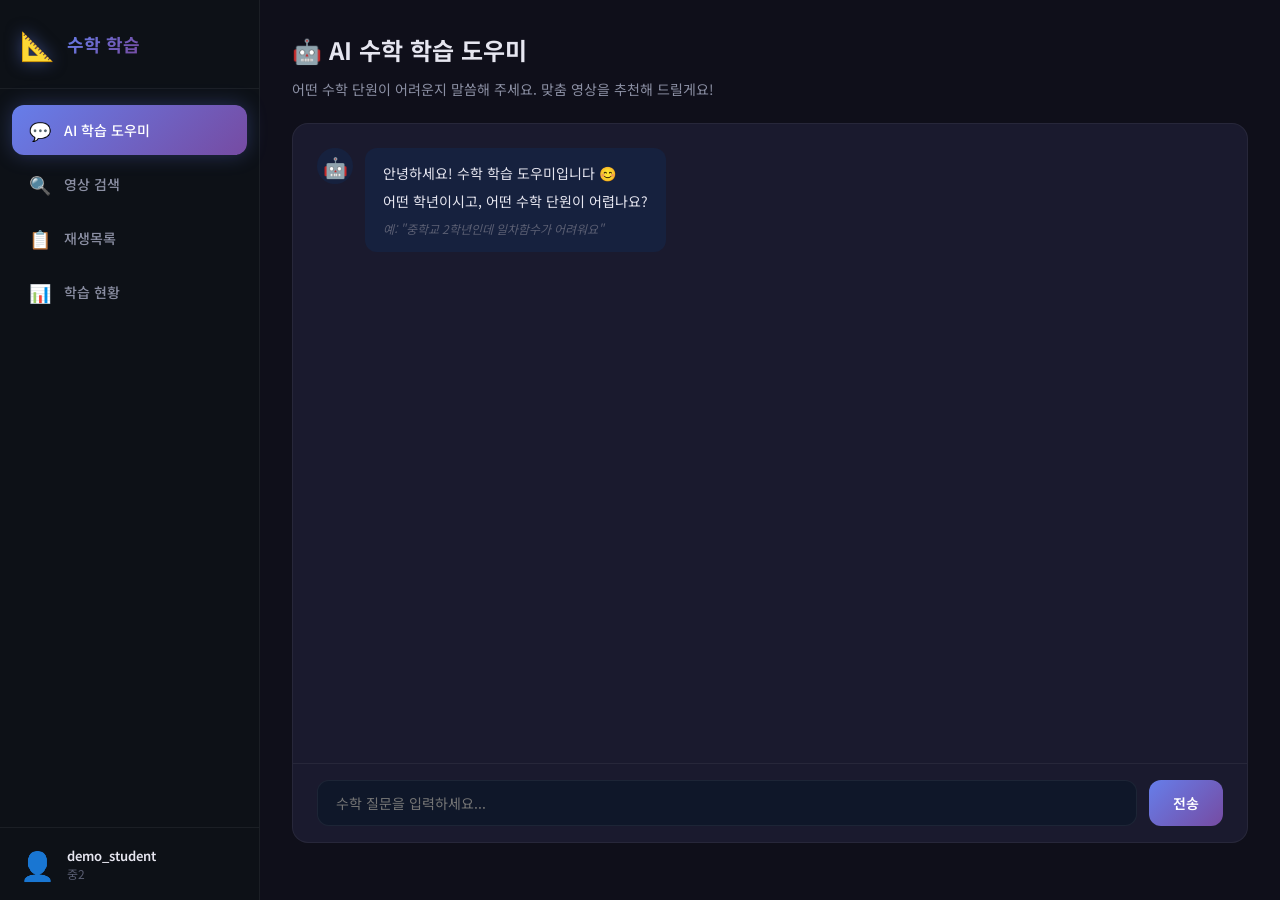
<file: templates/index.html>
<!DOCTYPE html>
<html lang="ko">
<head>
    <meta charset="UTF-8">
    <meta name="viewport" content="width=device-width, initial-scale=1.0">
    <meta name="description" content="학생과 AI의 대화를 통해 맞춤형 수학 영상을 추천하는 EdTech 플랫폼">
    <title>EBS 수학 영상 학습 추천 시스템</title>
    <link rel="preconnect" href="https://fonts.googleapis.com">
    <link rel="preconnect" href="https://fonts.gstatic.com" crossorigin>
    <link href="https://fonts.googleapis.com/css2?family=Inter:wght@300;400;500;600;700&family=Noto+Sans+KR:wght@300;400;500;600;700&display=swap" rel="stylesheet">
    <link rel="stylesheet" href="/static/css/style.css">
</head>
<body>
    <!-- ========== 사이드바 ========== -->
    <aside class="sidebar" id="sidebar">
        <div class="sidebar-header">
            <div class="logo">
                <span class="logo-icon">📐</span>
                <h1 class="logo-text">수학 학습</h1>
            </div>
        </div>
        <nav class="sidebar-nav">
            <button class="nav-btn active" data-view="chat" id="nav-chat">
                <span class="nav-icon">💬</span>
                <span>AI 학습 도우미</span>
            </button>
            <button class="nav-btn" data-view="search" id="nav-search">
                <span class="nav-icon">🔍</span>
                <span>영상 검색</span>
            </button>
            <button class="nav-btn" data-view="playlists" id="nav-playlists">
                <span class="nav-icon">📋</span>
                <span>재생목록</span>
            </button>
            <button class="nav-btn" data-view="dashboard" id="nav-dashboard">
                <span class="nav-icon">📊</span>
                <span>학습 현황</span>
            </button>
        </nav>
        <div class="sidebar-footer">
            <div class="user-info" id="user-info">
                <span class="user-avatar">👤</span>
                <div>
                    <p class="user-name" id="user-name">demo_student</p>
                    <p class="user-grade" id="user-grade">중2</p>
                </div>
            </div>
        </div>
    </aside>

    <!-- ========== 메인 컨텐츠 ========== -->
    <main class="main-content">
        <!-- === AI 채팅 뷰 === -->
        <section class="view active" id="view-chat">
            <div class="view-header">
                <h2>🤖 AI 수학 학습 도우미</h2>
                <p class="view-subtitle">어떤 수학 단원이 어려운지 말씀해 주세요. 맞춤 영상을 추천해 드릴게요!</p>
            </div>
            <div class="chat-container">
                <div class="chat-messages" id="chat-messages">
                    <div class="message bot">
                        <div class="message-avatar">🤖</div>
                        <div class="message-content">
                            <p>안녕하세요! 수학 학습 도우미입니다 😊</p>
                            <p>어떤 학년이시고, 어떤 수학 단원이 어렵나요?</p>
                            <p class="hint">예: "중학교 2학년인데 일차함수가 어려워요"</p>
                        </div>
                    </div>
                </div>
                <div class="chat-input-area">
                    <input type="text" id="chat-input" placeholder="수학 질문을 입력하세요..." autocomplete="off">
                    <button id="chat-send-btn" class="btn-primary">
                        <span>전송</span>
                    </button>
                </div>
            </div>
        </section>

        <!-- === 영상 검색 뷰 === -->
        <section class="view" id="view-search">
            <div class="view-header">
                <h2>🔍 영상 검색</h2>
                <p class="view-subtitle">EBS와 YouTube에서 수학 강의를 검색하세요</p>
            </div>
            <div class="search-filters">
                <div class="filter-row">
                    <input type="text" id="search-query" placeholder="검색어 (예: 일차함수)" class="search-input">
                    <select id="filter-grade" class="filter-select">
                        <option value="">학년 전체</option>
                        <option value="중1">중1</option>
                        <option value="중2">중2</option>
                        <option value="중3">중3</option>
                        <option value="고1">고1</option>
                        <option value="고2">고2</option>
                        <option value="고3">고3</option>
                    </select>
                    <select id="filter-difficulty" class="filter-select">
                        <option value="">난이도 전체</option>
                        <option value="easy">기초</option>
                        <option value="medium">보통</option>
                        <option value="hard">심화</option>
                    </select>
                    <select id="filter-source" class="filter-select">
                        <option value="all">전체</option>
                        <option value="ebs">EBS</option>
                        <option value="youtube">YouTube</option>
                    </select>
                    <button id="search-btn" class="btn-primary">검색</button>
                </div>
            </div>
            <div class="video-grid" id="search-results">
                <div class="empty-state">
                    <span class="empty-icon">📚</span>
                    <p>검색어를 입력하여 수학 강의를 찾아보세요</p>
                </div>
            </div>
        </section>

        <!-- === 재생목록 뷰 === -->
        <section class="view" id="view-playlists">
            <div class="view-header">
                <h2>📋 내 재생목록</h2>
                <button id="create-playlist-btn" class="btn-secondary">+ 새 재생목록</button>
            </div>
            <div class="playlists-container" id="playlists-container">
                <div class="empty-state">
                    <span class="empty-icon">📝</span>
                    <p>아직 재생목록이 없습니다. 새로 만들어 보세요!</p>
                </div>
            </div>
        </section>

        <!-- === 대시보드 뷰 === -->
        <section class="view" id="view-dashboard">
            <div class="view-header">
                <h2>📊 학습 현황</h2>
                <p class="view-subtitle">나의 학습 진도와 취약 단원을 확인하세요</p>
            </div>
            <div class="dashboard-grid">
                <div class="stat-card">
                    <div class="stat-icon">📺</div>
                    <div class="stat-value" id="stat-watched">0</div>
                    <div class="stat-label">시청한 영상</div>
                </div>
                <div class="stat-card">
                    <div class="stat-icon">✅</div>
                    <div class="stat-value" id="stat-completed">0</div>
                    <div class="stat-label">완료한 영상</div>
                </div>
                <div class="stat-card">
                    <div class="stat-icon">📝</div>
                    <div class="stat-value" id="stat-score">0점</div>
                    <div class="stat-label">평균 퀴즈 점수</div>
                </div>
                <div class="stat-card">
                    <div class="stat-icon">⏱️</div>
                    <div class="stat-value" id="stat-time">0분</div>
                    <div class="stat-label">총 학습 시간</div>
                </div>
            </div>
            <div class="dashboard-section">
                <h3>⚠️ 취약 단원</h3>
                <div id="weak-topics-list" class="weak-topics-list">
                    <div class="empty-state">
                        <span class="empty-icon">📈</span>
                        <p>학습 데이터가 쌓이면 취약 단원을 분석해 드려요</p>
                    </div>
                </div>
            </div>
        </section>
    </main>

    <!-- ========== 모달: 새 재생목록 ========== -->
    <div class="modal-overlay" id="modal-overlay">
        <div class="modal" id="modal-create-playlist">
            <div class="modal-header">
                <h3>📋 새 재생목록 만들기</h3>
                <button class="modal-close" id="modal-close">&times;</button>
            </div>
            <div class="modal-body">
                <label for="playlist-name">이름</label>
                <input type="text" id="playlist-name" placeholder="예: 중2 함수 정복">
                <label for="playlist-desc">설명 (선택)</label>
                <textarea id="playlist-desc" placeholder="재생목록 설명..."></textarea>
            </div>
            <div class="modal-footer">
                <button class="btn-secondary" id="modal-cancel">취소</button>
                <button class="btn-primary" id="modal-create">만들기</button>
            </div>
        </div>
    </div>

    <script src="/static/js/app.js"></script>
</body>
</html>
</file>
<file: static/css/style.css>
/* ========================================
   EBS 수학 영상 학습 추천 시스템 - 스타일시트
   Premium EdTech Design
   ======================================== */

/* === CSS Variables === */
:root {
    --bg-primary: #0f0f1a;
    --bg-secondary: #1a1a2e;
    --bg-card: #16213e;
    --bg-card-hover: #1c2a4a;
    --bg-input: #0f1729;
    --bg-sidebar: #0d1117;

    --text-primary: #e6e6f0;
    --text-secondary: #8b8fa3;
    --text-muted: #5a5e72;

    --accent-primary: #667eea;
    --accent-secondary: #764ba2;
    --accent-gradient: linear-gradient(135deg, #667eea 0%, #764ba2 100%);
    --accent-glow: 0 0 20px rgba(102, 126, 234, 0.3);

    --success: #2ed573;
    --warning: #ffa502;
    --danger: #ff4757;
    --info: #1e90ff;

    --border: rgba(255, 255, 255, 0.06);
    --border-active: rgba(102, 126, 234, 0.4);

    --radius-sm: 8px;
    --radius-md: 12px;
    --radius-lg: 16px;
    --radius-xl: 24px;

    --shadow-sm: 0 2px 8px rgba(0, 0, 0, 0.2);
    --shadow-md: 0 4px 16px rgba(0, 0, 0, 0.3);
    --shadow-lg: 0 8px 32px rgba(0, 0, 0, 0.4);

    --transition: all 0.3s cubic-bezier(0.4, 0, 0.2, 1);

    --sidebar-width: 260px;
    --font-family: 'Noto Sans KR', 'Inter', -apple-system, sans-serif;
}

/* === Reset & Base === */
*, *::before, *::after {
    margin: 0;
    padding: 0;
    box-sizing: border-box;
}

html {
    font-size: 14px;
    scroll-behavior: smooth;
}

body {
    font-family: var(--font-family);
    background: var(--bg-primary);
    color: var(--text-primary);
    display: flex;
    min-height: 100vh;
    overflow: hidden;
}

/* === Scrollbar === */
::-webkit-scrollbar { width: 6px; }
::-webkit-scrollbar-track { background: transparent; }
::-webkit-scrollbar-thumb {
    background: var(--text-muted);
    border-radius: 3px;
}
::-webkit-scrollbar-thumb:hover { background: var(--text-secondary); }

/* ========================================
   SIDEBAR
   ======================================== */
.sidebar {
    width: var(--sidebar-width);
    background: var(--bg-sidebar);
    border-right: 1px solid var(--border);
    display: flex;
    flex-direction: column;
    position: fixed;
    top: 0;
    left: 0;
    height: 100vh;
    z-index: 100;
}

.sidebar-header {
    padding: 24px 20px;
    border-bottom: 1px solid var(--border);
}

.logo {
    display: flex;
    align-items: center;
    gap: 12px;
}

.logo-icon {
    font-size: 28px;
    filter: drop-shadow(0 0 8px rgba(102, 126, 234, 0.5));
}

.logo-text {
    font-size: 18px;
    font-weight: 700;
    background: var(--accent-gradient);
    -webkit-background-clip: text;
    -webkit-text-fill-color: transparent;
    background-clip: text;
}

.sidebar-nav {
    flex: 1;
    padding: 16px 12px;
    display: flex;
    flex-direction: column;
    gap: 4px;
}

.nav-btn {
    display: flex;
    align-items: center;
    gap: 12px;
    padding: 12px 16px;
    border: none;
    background: transparent;
    color: var(--text-secondary);
    font-family: var(--font-family);
    font-size: 14px;
    font-weight: 500;
    border-radius: var(--radius-md);
    cursor: pointer;
    transition: var(--transition);
    text-align: left;
    width: 100%;
}

.nav-btn:hover {
    background: rgba(102, 126, 234, 0.08);
    color: var(--text-primary);
}

.nav-btn.active {
    background: var(--accent-gradient);
    color: white;
    box-shadow: var(--accent-glow);
}

.nav-icon {
    font-size: 18px;
    width: 24px;
    text-align: center;
}

.sidebar-footer {
    padding: 16px 20px;
    border-top: 1px solid var(--border);
}

.user-info {
    display: flex;
    align-items: center;
    gap: 12px;
}

.user-avatar {
    font-size: 28px;
}

.user-name {
    font-weight: 600;
    font-size: 13px;
}

.user-grade {
    color: var(--text-muted);
    font-size: 12px;
}

/* ========================================
   MAIN CONTENT
   ======================================== */
.main-content {
    flex: 1;
    margin-left: var(--sidebar-width);
    height: 100vh;
    overflow-y: auto;
    padding: 32px;
}

.view {
    display: none;
    animation: fadeIn 0.4s ease;
}

.view.active {
    display: block;
}

@keyframes fadeIn {
    from { opacity: 0; transform: translateY(10px); }
    to { opacity: 1; transform: translateY(0); }
}

.view-header {
    margin-bottom: 24px;
    display: flex;
    align-items: center;
    justify-content: space-between;
    flex-wrap: wrap;
    gap: 12px;
}

.view-header h2 {
    font-size: 24px;
    font-weight: 700;
}

.view-subtitle {
    color: var(--text-secondary);
    font-size: 14px;
    width: 100%;
}

/* ========================================
   CHAT VIEW
   ======================================== */
.chat-container {
    background: var(--bg-secondary);
    border-radius: var(--radius-lg);
    border: 1px solid var(--border);
    height: calc(100vh - 180px);
    display: flex;
    flex-direction: column;
    overflow: hidden;
}

.chat-messages {
    flex: 1;
    overflow-y: auto;
    padding: 24px;
    display: flex;
    flex-direction: column;
    gap: 16px;
}

.message {
    display: flex;
    gap: 12px;
    max-width: 85%;
    animation: slideIn 0.3s ease;
}

@keyframes slideIn {
    from { opacity: 0; transform: translateY(10px); }
    to { opacity: 1; transform: translateY(0); }
}

.message.user {
    align-self: flex-end;
    flex-direction: row-reverse;
}

.message-avatar {
    width: 36px;
    height: 36px;
    border-radius: 50%;
    display: flex;
    align-items: center;
    justify-content: center;
    font-size: 20px;
    flex-shrink: 0;
    background: var(--bg-card);
}

.message-content {
    background: var(--bg-card);
    padding: 14px 18px;
    border-radius: var(--radius-md);
    line-height: 1.6;
}

.message.user .message-content {
    background: var(--accent-gradient);
    color: white;
}

.message-content p {
    margin-bottom: 6px;
}

.message-content p:last-child {
    margin-bottom: 0;
}

.message-content .hint {
    color: var(--text-muted);
    font-size: 12px;
    font-style: italic;
}

.message.user .message-content .hint {
    color: rgba(255, 255, 255, 0.7);
}

/* 추천 영상 카드 (채팅 내) */
.recommended-videos {
    margin-top: 12px;
    display: flex;
    flex-direction: column;
    gap: 8px;
}

.rec-video-card {
    background: rgba(255, 255, 255, 0.05);
    border: 1px solid var(--border);
    border-radius: var(--radius-sm);
    padding: 10px 14px;
    cursor: pointer;
    transition: var(--transition);
}

.rec-video-card:hover {
    background: rgba(102, 126, 234, 0.1);
    border-color: var(--border-active);
}

.rec-video-title {
    font-weight: 600;
    font-size: 13px;
    margin-bottom: 4px;
}

.rec-video-meta {
    display: flex;
    gap: 8px;
    font-size: 11px;
    color: var(--text-muted);
}

.rec-video-reason {
    font-size: 11px;
    color: var(--accent-primary);
    margin-top: 4px;
}

/* 채팅 입력 */
.chat-input-area {
    padding: 16px 24px;
    border-top: 1px solid var(--border);
    display: flex;
    gap: 12px;
}

#chat-input {
    flex: 1;
    background: var(--bg-input);
    border: 1px solid var(--border);
    border-radius: var(--radius-md);
    padding: 12px 18px;
    color: var(--text-primary);
    font-family: var(--font-family);
    font-size: 14px;
    outline: none;
    transition: var(--transition);
}

#chat-input:focus {
    border-color: var(--accent-primary);
    box-shadow: 0 0 0 3px rgba(102, 126, 234, 0.15);
}

/* ========================================
   BUTTONS
   ======================================== */
.btn-primary {
    background: var(--accent-gradient);
    color: white;
    border: none;
    padding: 12px 24px;
    border-radius: var(--radius-md);
    font-family: var(--font-family);
    font-size: 14px;
    font-weight: 600;
    cursor: pointer;
    transition: var(--transition);
    white-space: nowrap;
}

.btn-primary:hover {
    box-shadow: var(--accent-glow);
    transform: translateY(-1px);
}

.btn-primary:active {
    transform: translateY(0);
}

.btn-secondary {
    background: transparent;
    color: var(--accent-primary);
    border: 1px solid var(--accent-primary);
    padding: 10px 20px;
    border-radius: var(--radius-md);
    font-family: var(--font-family);
    font-size: 13px;
    font-weight: 600;
    cursor: pointer;
    transition: var(--transition);
    white-space: nowrap;
}

.btn-secondary:hover {
    background: rgba(102, 126, 234, 0.1);
}

/* ========================================
   SEARCH VIEW
   ======================================== */
.search-filters {
    margin-bottom: 24px;
}

.filter-row {
    display: flex;
    gap: 12px;
    flex-wrap: wrap;
}

.search-input {
    flex: 1;
    min-width: 200px;
    background: var(--bg-input);
    border: 1px solid var(--border);
    border-radius: var(--radius-md);
    padding: 12px 18px;
    color: var(--text-primary);
    font-family: var(--font-family);
    font-size: 14px;
    outline: none;
    transition: var(--transition);
}

.search-input:focus {
    border-color: var(--accent-primary);
    box-shadow: 0 0 0 3px rgba(102, 126, 234, 0.15);
}

.filter-select {
    background: var(--bg-input);
    border: 1px solid var(--border);
    border-radius: var(--radius-md);
    padding: 12px 14px;
    color: var(--text-primary);
    font-family: var(--font-family);
    font-size: 13px;
    outline: none;
    cursor: pointer;
    min-width: 120px;
}

.filter-select option {
    background: var(--bg-secondary);
}

/* ========================================
   VIDEO GRID
   ======================================== */
.video-grid {
    display: grid;
    grid-template-columns: repeat(auto-fill, minmax(300px, 1fr));
    gap: 16px;
}

.video-card {
    background: var(--bg-card);
    border: 1px solid var(--border);
    border-radius: var(--radius-md);
    padding: 18px;
    cursor: pointer;
    transition: var(--transition);
    position: relative;
    overflow: hidden;
}

.video-card::before {
    content: '';
    position: absolute;
    top: 0;
    left: 0;
    right: 0;
    height: 3px;
    background: var(--accent-gradient);
    opacity: 0;
    transition: var(--transition);
}

.video-card:hover {
    border-color: var(--border-active);
    transform: translateY(-2px);
    box-shadow: var(--shadow-md);
}

.video-card:hover::before {
    opacity: 1;
}

.video-card-source {
    display: inline-block;
    padding: 3px 10px;
    border-radius: 20px;
    font-size: 11px;
    font-weight: 600;
    text-transform: uppercase;
    margin-bottom: 10px;
}

.source-ebs {
    background: rgba(46, 213, 115, 0.15);
    color: var(--success);
}

.source-youtube {
    background: rgba(255, 71, 87, 0.15);
    color: var(--danger);
}

.video-card-title {
    font-weight: 600;
    font-size: 14px;
    margin-bottom: 8px;
    line-height: 1.4;
    display: -webkit-box;
    -webkit-line-clamp: 2;
    -webkit-box-orient: vertical;
    overflow: hidden;
}

.video-card-meta {
    display: flex;
    gap: 10px;
    flex-wrap: wrap;
    font-size: 12px;
    color: var(--text-muted);
    margin-bottom: 10px;
}

.video-card-meta span {
    display: flex;
    align-items: center;
    gap: 4px;
}

.video-card-difficulty {
    display: inline-block;
    padding: 2px 8px;
    border-radius: 4px;
    font-size: 11px;
    font-weight: 600;
}

.diff-easy {
    background: rgba(46, 213, 115, 0.1);
    color: var(--success);
}

.diff-medium {
    background: rgba(255, 165, 2, 0.1);
    color: var(--warning);
}

.diff-hard {
    background: rgba(255, 71, 87, 0.1);
    color: var(--danger);
}

.video-card-actions {
    margin-top: 12px;
    display: flex;
    gap: 8px;
}

.video-card-actions button {
    flex: 1;
    padding: 8px;
    border: 1px solid var(--border);
    background: transparent;
    color: var(--text-secondary);
    border-radius: var(--radius-sm);
    font-family: var(--font-family);
    font-size: 12px;
    cursor: pointer;
    transition: var(--transition);
}

.video-card-actions button:hover {
    background: rgba(102, 126, 234, 0.1);
    border-color: var(--accent-primary);
    color: var(--accent-primary);
}

/* ========================================
   PLAYLISTS VIEW
   ======================================== */
.playlists-container {
    display: grid;
    grid-template-columns: repeat(auto-fill, minmax(280px, 1fr));
    gap: 16px;
}

.playlist-card {
    background: var(--bg-card);
    border: 1px solid var(--border);
    border-radius: var(--radius-md);
    padding: 20px;
    cursor: pointer;
    transition: var(--transition);
}

.playlist-card:hover {
    border-color: var(--border-active);
    transform: translateY(-2px);
    box-shadow: var(--shadow-md);
}

.playlist-card-name {
    font-weight: 600;
    font-size: 16px;
    margin-bottom: 6px;
}

.playlist-card-desc {
    color: var(--text-muted);
    font-size: 13px;
    margin-bottom: 10px;
}

.playlist-card-count {
    display: flex;
    align-items: center;
    gap: 6px;
    font-size: 12px;
    color: var(--text-secondary);
}

/* ========================================
   DASHBOARD VIEW
   ======================================== */
.dashboard-grid {
    display: grid;
    grid-template-columns: repeat(auto-fit, minmax(200px, 1fr));
    gap: 16px;
    margin-bottom: 32px;
}

.stat-card {
    background: var(--bg-card);
    border: 1px solid var(--border);
    border-radius: var(--radius-md);
    padding: 24px;
    text-align: center;
    transition: var(--transition);
}

.stat-card:hover {
    border-color: var(--border-active);
    box-shadow: var(--accent-glow);
}

.stat-icon {
    font-size: 32px;
    margin-bottom: 12px;
}

.stat-value {
    font-size: 28px;
    font-weight: 700;
    background: var(--accent-gradient);
    -webkit-background-clip: text;
    -webkit-text-fill-color: transparent;
    background-clip: text;
}

.stat-label {
    font-size: 13px;
    color: var(--text-muted);
    margin-top: 4px;
}

.dashboard-section {
    margin-bottom: 24px;
}

.dashboard-section h3 {
    font-size: 18px;
    margin-bottom: 16px;
}

.weak-topics-list {
    display: flex;
    flex-direction: column;
    gap: 10px;
}

.weak-topic-item {
    background: var(--bg-card);
    border: 1px solid var(--border);
    border-radius: var(--radius-md);
    padding: 16px 20px;
    display: flex;
    justify-content: space-between;
    align-items: center;
    transition: var(--transition);
}

.weak-topic-item:hover {
    border-color: var(--border-active);
}

.weak-topic-info h4 {
    font-size: 14px;
    font-weight: 600;
    margin-bottom: 4px;
}

.weak-topic-info p {
    font-size: 12px;
    color: var(--text-muted);
}

.weak-topic-score {
    font-size: 22px;
    font-weight: 700;
}

/* ========================================
   EMPTY STATE
   ======================================== */
.empty-state {
    text-align: center;
    padding: 60px 20px;
    color: var(--text-muted);
    grid-column: 1 / -1;
}

.empty-icon {
    font-size: 48px;
    display: block;
    margin-bottom: 12px;
    opacity: 0.5;
}

/* ========================================
   MODAL
   ======================================== */
.modal-overlay {
    display: none;
    position: fixed;
    top: 0;
    left: 0;
    right: 0;
    bottom: 0;
    background: rgba(0, 0, 0, 0.6);
    backdrop-filter: blur(4px);
    z-index: 1000;
    justify-content: center;
    align-items: center;
}

.modal-overlay.active {
    display: flex;
}

.modal {
    background: var(--bg-secondary);
    border: 1px solid var(--border);
    border-radius: var(--radius-lg);
    width: 90%;
    max-width: 480px;
    padding: 24px;
    animation: modalSlide 0.3s ease;
}

@keyframes modalSlide {
    from { opacity: 0; transform: scale(0.95) translateY(10px); }
    to { opacity: 1; transform: scale(1) translateY(0); }
}

.modal-header {
    display: flex;
    justify-content: space-between;
    align-items: center;
    margin-bottom: 20px;
}

.modal-header h3 {
    font-size: 18px;
}

.modal-close {
    background: none;
    border: none;
    color: var(--text-muted);
    font-size: 24px;
    cursor: pointer;
    padding: 4px;
}

.modal-body {
    margin-bottom: 20px;
}

.modal-body label {
    display: block;
    font-size: 13px;
    font-weight: 600;
    color: var(--text-secondary);
    margin-bottom: 6px;
    margin-top: 12px;
}

.modal-body label:first-child {
    margin-top: 0;
}

.modal-body input,
.modal-body textarea {
    width: 100%;
    background: var(--bg-input);
    border: 1px solid var(--border);
    border-radius: var(--radius-sm);
    padding: 10px 14px;
    color: var(--text-primary);
    font-family: var(--font-family);
    font-size: 14px;
    outline: none;
    transition: var(--transition);
}

.modal-body input:focus,
.modal-body textarea:focus {
    border-color: var(--accent-primary);
}

.modal-body textarea {
    height: 80px;
    resize: vertical;
}

.modal-footer {
    display: flex;
    justify-content: flex-end;
    gap: 10px;
}

/* ========================================
   LOADING SPINNER
   ======================================== */
.loading {
    display: inline-block;
    width: 18px;
    height: 18px;
    border: 2px solid rgba(255, 255, 255, 0.3);
    border-radius: 50%;
    border-top-color: white;
    animation: spin 0.8s linear infinite;
}

@keyframes spin {
    to { transform: rotate(360deg); }
}

/* ========================================
   RESPONSIVE
   ======================================== */
@media (max-width: 768px) {
    .sidebar {
        width: 60px;
    }

    .sidebar .logo-text,
    .sidebar .nav-btn span:not(.nav-icon),
    .sidebar .user-info div,
    .sidebar-footer { display: none; }

    .sidebar-nav { padding: 12px 8px; }

    .nav-btn {
        justify-content: center;
        padding: 12px;
    }

    .main-content {
        margin-left: 60px;
        padding: 16px;
    }

    .filter-row {
        flex-direction: column;
    }

    .video-grid {
        grid-template-columns: 1fr;
    }

    .dashboard-grid {
        grid-template-columns: repeat(2, 1fr);
    }
}
</file>
